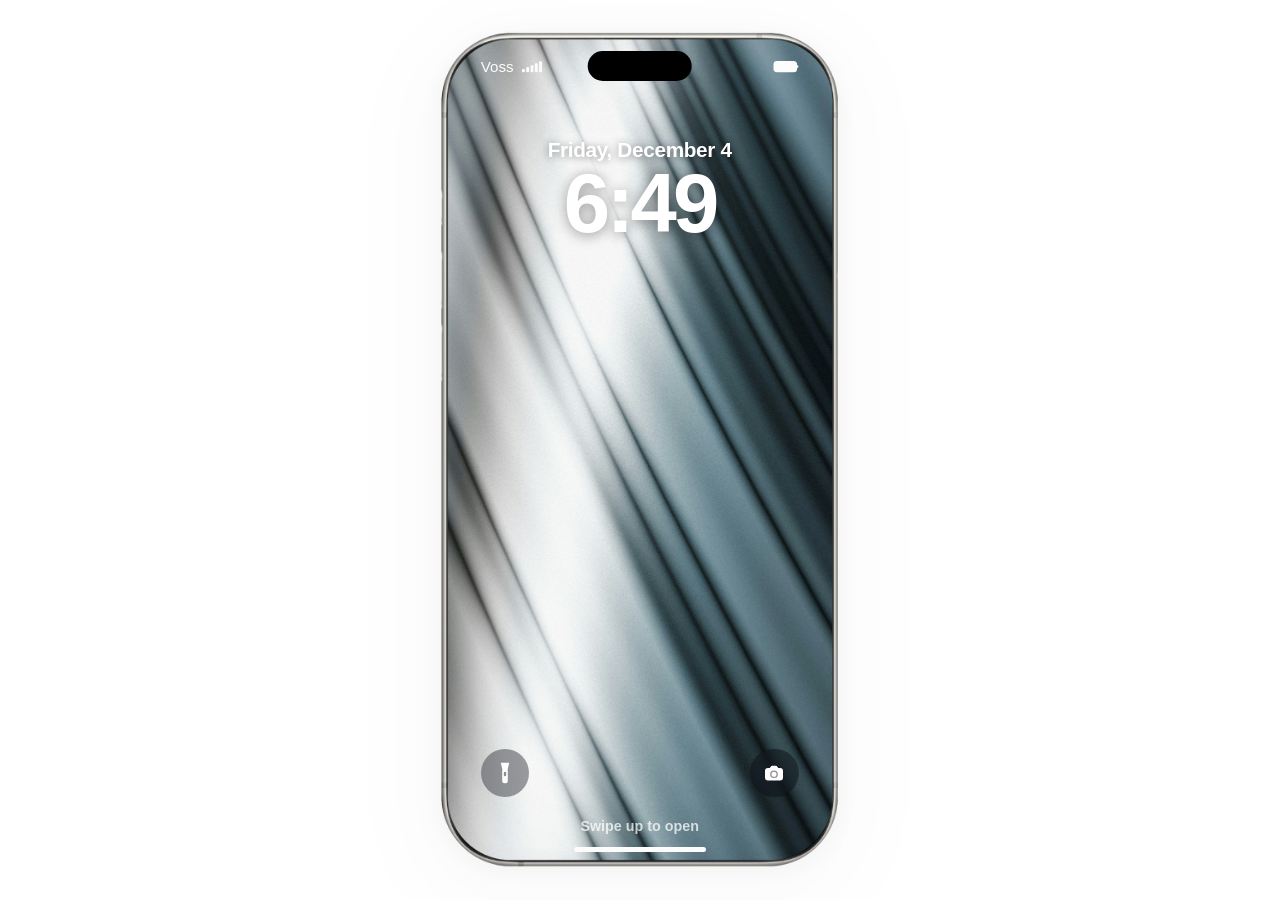
<file: index.html>
<!DOCTYPE html>
<html lang="en">
<head>
<meta charset="UTF-8">
<meta name="viewport" content="width=device-width, initial-scale=1.0, maximum-scale=1.0, user-scalable=no, viewport-fit=cover">
<title>Logan Voss</title>
<meta name="description" content="Logan Voss is an artist, designer, and musician in Los Angeles, California. View portfolio.">
<meta name="theme-color" content="#071400">
<meta name="theme-color" media="(prefers-color-scheme: light)" content="#071400">
<meta name="theme-color" media="(prefers-color-scheme: dark)" content="#071400">
<meta name="color-scheme" content="light only">
<meta name="supported-color-schemes" content="light">
<meta name="apple-mobile-web-app-capable" content="yes">
<meta name="mobile-web-app-capable" content="yes">
<meta name="apple-mobile-web-app-status-bar-style" content="default">
<meta name="apple-mobile-web-app-title" content="Logan Voss">
<meta property="og:title" content="Logan Voss">
<meta property="og:description" content="Logan Voss is an artist, designer, and musician in Los Angeles, California. View portfolio.">
<meta property="og:type" content="website">
<meta property="og:url" content="https://www.loganvoss.com">
<meta property="og:image" content="https://www.loganvoss.com/assets/og.jpg">
<meta property="og:image:width" content="1200">
<meta property="og:image:height" content="630">
<meta name="twitter:card" content="summary_large_image">
<meta name="twitter:title" content="Logan Voss">
<meta name="twitter:description" content="Logan Voss is an artist, designer, and musician in Los Angeles, California. View portfolio.">
<meta name="twitter:image" content="https://www.loganvoss.com/assets/og.jpg">
<link rel="icon" href="assets/favicon.png" type="image/png">
<link rel="apple-touch-icon" href="assets/favicon.png">
<link rel="preload" as="image" href="assets/wallpaper-hd.jpg?v=4">
<script>
  if ((matchMedia("(pointer: coarse)").matches && innerWidth < 1024) || innerWidth < 720) {
    document.documentElement.classList.add("mobile");
  }
</script>
<style>
  html { background-color: #071400; }
</style>
<link rel="stylesheet" href="styles.css?v=13">
</head>
<body>

<svg width="0" height="0" style="position:absolute" aria-hidden="true">
  <symbol id="i-apple" viewBox="0 0 24 24">
    <path d="M12.152 6.896c-.948 0-2.415-1.078-3.96-1.04-2.04.027-3.91 1.183-4.961 3.014-2.117 3.675-.546 9.103 1.519 12.09 1.013 1.454 2.208 3.09 3.792 3.039 1.52-.065 2.09-.987 3.935-.987 1.831 0 2.35.987 3.96.948 1.637-.026 2.676-1.48 3.676-2.948 1.156-1.688 1.636-3.325 1.662-3.415-.039-.013-3.182-1.221-3.22-4.857-.026-3.04 2.48-4.494 2.597-4.559-1.429-2.09-3.623-2.324-4.39-2.376-2-.156-3.675 1.09-4.61 1.09zM15.53 3.83c.843-1.012 1.4-2.427 1.245-3.83-1.207.052-2.662.805-3.532 1.818-.78.896-1.454 2.338-1.273 3.714 1.338.104 2.715-.688 3.559-1.701"/>
  </symbol>

  <symbol id="i-bars" viewBox="0 0 22 12">
    <rect x="0"    y="8.5"  width="3" height="3.5"  rx="1.1"/>
    <rect x="4.5"  y="6.5"  width="3" height="5.5"  rx="1.1"/>
    <rect x="9"    y="4.5"  width="3" height="7.5"  rx="1.1"/>
    <rect x="13.5" y="2.5"  width="3" height="9.5"  rx="1.1"/>
    <rect x="18"   y="0.5"  width="3" height="11.5" rx="1.1"/>
  </symbol>

  <symbol id="i-wifi" viewBox="0 0 18 13">
    <path d="M1.6 5.2a10.4 10.4 0 0 1 14.8 0" fill="none" stroke-width="1.9" stroke-linecap="round"/>
    <path d="M4.3 8a6.6 6.6 0 0 1 9.4 0" fill="none" stroke-width="1.9" stroke-linecap="round"/>
    <path d="M7 10.8a2.9 2.9 0 0 1 4 0" fill="none" stroke-width="1.9" stroke-linecap="round"/>
  </symbol>

  <symbol id="i-battery" viewBox="0 0 26 13">
    <path d="M4 .7h16.9a3.6 3.6 0 0 1 3.6 3.6v.9h.6c.5 0 .9.4.9.9v.8c0 .5-.4.9-.9.9h-.6v.9a3.6 3.6 0 0 1-3.6 3.6H4A3.5 3.5 0 0 1 .5 8.8V4.2A3.5 3.5 0 0 1 4 .7z"/>
  </symbol>

  <symbol id="i-camera" viewBox="0 0 60 60">
    <g fill="#fff">
      <path d="M21.5 20l2.6-3.4c.5-.6 1.2-1 2-1h7.8c.8 0 1.5.4 2 1L38.5 20H42a6 6 0 0 1 6 6v13a6 6 0 0 1-6 6H18a6 6 0 0 1-6-6V26a6 6 0 0 1 6-6z"/>
      <circle cx="30" cy="32.5" r="6.4" fill="none" stroke="#8e8e93" stroke-width="2.6"/>
    </g>
  </symbol>

  <symbol id="i-note" viewBox="0 0 60 60">
    <g fill="#fff">
      <rect x="23" y="16.5" width="3.1" height="22" rx="0.6"/>
      <rect x="41.5" y="12.5" width="3.1" height="22" rx="0.6"/>
      <path d="M23 16.8c7-1.2 14.5-2.6 21.6-4.6v6.4c-7.1 2-14.6 3.4-21.6 4.6z"/>
      <ellipse cx="20.2" cy="39.5" rx="5.4" ry="4.1" transform="rotate(-16 20.2 39.5)"/>
      <ellipse cx="38.7" cy="35.5" rx="5.4" ry="4.1" transform="rotate(-16 38.7 35.5)"/>
    </g>
  </symbol>

  <symbol id="i-pin" viewBox="0 0 24 24">
    <path d="M12 22s7.5-6.6 7.5-12A7.5 7.5 0 0 0 4.5 10c0 5.4 7.5 12 7.5 12z" fill="none" stroke-width="1.8"/>
    <circle cx="12" cy="10" r="2.6" fill="none" stroke-width="1.8"/>
  </symbol>

  <symbol id="i-torch" viewBox="0 0 60 60">
    <g fill="#fff">
      <path d="M21.5 9.5h17l-3 12.6c-.35 1.5-1.6 2.5-3.1 2.5H27.6c-1.5 0-2.75-1-3.1-2.5z"/>
      <rect x="24.4" y="21.5" width="11.2" height="29.1" rx="4.6"/>
      <rect x="27.6" y="27.6" width="4.8" height="9" rx="2.4" fill="#8e8e93"/>
    </g>
  </symbol>
</svg>

<div class="stage" id="stage">
  <div class="phone" id="phone">
    <div class="screen" id="screen">
      <div class="wallpaper" id="wallpaper"></div>

      <!-- HOME SCREEN -->
      <section class="home" id="home" aria-label="Home screen">
        <header class="statusbar">
          <div class="sb-left"><span class="sb-time" id="sbTime">11:11</span></div>
          <div class="sb-right">
            <svg class="sb-ic"><use href="#i-bars"/></svg>
            <svg class="sb-ic wifi"><use href="#i-wifi"/></svg>
            <svg class="sb-ic batt"><use href="#i-battery"/></svg>
          </div>
        </header>
        <div class="pages" id="pages">
          <div class="pages-track" id="pagesTrack"></div>
        </div>
        <div class="dots" id="dots"></div>
        <footer class="dock">
          <a class="app dock-app" href="tel:7148518455" aria-label="Call Logan">
            <span class="app-icon"><img src="assets/icons/dock_phone.png" alt="" draggable="false"></span>
            <span class="app-label">Phone</span>
          </a>
          <a class="app dock-app" href="imessage://714-851-8455" aria-label="Message Logan">
            <span class="app-icon"><img src="assets/icons/dock_messages.png" alt="" draggable="false"></span>
            <span class="app-label">Messages</span>
          </a>
          <a class="app dock-app" href="mailto:LoganVoss714@gmail.com" aria-label="Email Logan">
            <span class="app-icon"><img src="assets/icons/dock_mail.png" alt="" draggable="false"></span>
            <span class="app-label">Mail</span>
          </a>
          <a class="app dock-app" href="https://music.apple.com/us/artist/deltax/1620112963" target="_blank" rel="noopener" aria-label="DeltaX on Apple Music">
            <span class="app-icon"><img src="assets/icons/dock_music.png" alt="" draggable="false"></span>
            <span class="app-label">Music</span>
          </a>
        </footer>
        <div class="home-indicator"></div>
      </section>

      <!-- LOCK SCREEN -->
      <section class="lock" id="lock" aria-label="Lock screen">
        <header class="statusbar">
          <div class="sb-left carrier">
            <span class="carrier-name">Voss</span>
            <svg class="sb-ic"><use href="#i-bars"/></svg>
            <svg class="sb-ic wifi"><use href="#i-wifi"/></svg>
          </div>
          <div class="sb-right">
            <svg class="sb-ic batt"><use href="#i-battery"/></svg>
          </div>
        </header>
        <div class="lock-top">
          <div class="lock-date" id="lockDate">Wednesday, August 12</div>
          <div class="lock-time" id="lockTime">11:11</div>
        </div>
        <div class="notifications" id="notifications">
          <button class="notif" id="notifMsg">
            <span class="notif-icon"><img src="assets/icons/dock_messages.png" alt="" draggable="false"></span>
            <span class="notif-body">
              <span class="notif-top"><span class="notif-app">MESSAGES</span><span class="notif-when">now</span></span>
              <span class="notif-title">Logan Voss</span>
              <span class="notif-text">Hey, nice to see you. ;)</span>
            </span>
          </button>
        </div>
        <div class="lock-bottom">
          <button class="lock-round" id="lockTorch" aria-label="Flashlight"><svg viewBox="0 0 60 60"><use href="#i-torch"/></svg></button>
          <button class="lock-round" id="lockCamera" aria-label="Camera"><svg viewBox="0 0 60 60"><use href="#i-camera"/></svg></button>
        </div>
        <div class="swipe-zone">
          <div class="swipe-hint" id="swipeHint">Swipe up to open</div>
          <div class="home-indicator"></div>
        </div>
      </section>

      <!-- BOOT -->
      <section class="boot" id="boot" aria-label="Starting up">
        <svg class="boot-logo" viewBox="0 0 24 24"><use href="#i-apple"/></svg>
        <div class="boot-track"><div class="boot-fill" id="bootFill"></div></div>
      </section>

      <div class="flash-overlay" id="flashOverlay"></div>

      <!-- COMING SOON ALERT -->
      <div class="soon-alert" id="soonAlert" role="alertdialog" aria-modal="true" aria-label="Coming soon">
        <div class="soon-card">
          <div class="soon-title">Coming soon! :)</div>
          <button class="soon-ok" id="soonOk" type="button">OK</button>
        </div>
      </div>

      <div class="island" id="island"></div>
    </div>
    <img class="bezel" src="assets/bezel.png" alt="" draggable="false">
  </div>
</div>

<script src="app.js"></script>
</body>
</html>
</file>
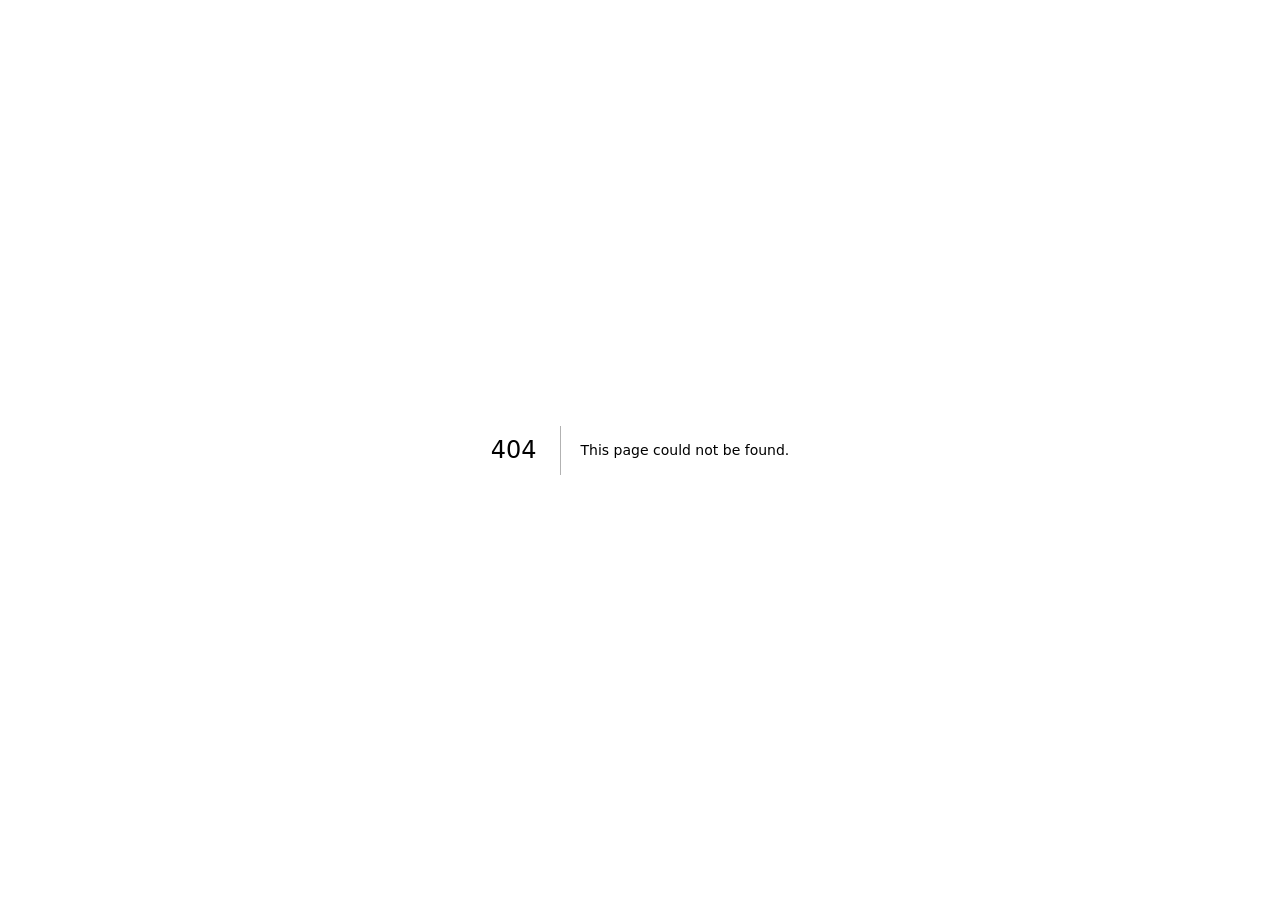
<file: 404/index.html>
<!DOCTYPE html><html lang="en" class="h-full bg-black"><head><meta charSet="utf-8"/><meta name="viewport" content="width=device-width, initial-scale=1"/><link rel="stylesheet" href="/_next/static/chunks/0kqk.xp-6g-oc.css" data-precedence="next"/><link rel="preload" as="script" fetchPriority="low" href="/_next/static/chunks/0ht900cau6_ur.js"/><script src="/_next/static/chunks/00l-yd3t8dvwz.js" async=""></script><script src="/_next/static/chunks/0n~dq4kpx9xxx.js" async=""></script><script src="/_next/static/chunks/turbopack-0kw2u~s23n7_4.js" async=""></script><script src="/_next/static/chunks/0dbhjjzl8qfwv.js" async=""></script><meta name="robots" content="noindex"/><meta name="next-size-adjust" content=""/><title>404: This page could not be found.</title><title>Logan Voss</title><meta name="description" content="Logan Voss"/><link rel="icon" href="/favicon.ico?favicon.0gg8ihp6~ni-t.ico" sizes="256x256" type="image/x-icon"/><script src="/_next/static/chunks/03~yq9q893hmn.js" noModule=""></script></head><body class="space_grotesk_14303fb3-module__F19nca__className m-0 min-h-dvh bg-black text-white antialiased"><div hidden=""><!--$--><!--/$--></div><div style="font-family:system-ui,&quot;Segoe UI&quot;,Roboto,Helvetica,Arial,sans-serif,&quot;Apple Color Emoji&quot;,&quot;Segoe UI Emoji&quot;;height:100vh;text-align:center;display:flex;flex-direction:column;align-items:center;justify-content:center"><div><style>body{color:#000;background:#fff;margin:0}.next-error-h1{border-right:1px solid rgba(0,0,0,.3)}@media (prefers-color-scheme:dark){body{color:#fff;background:#000}.next-error-h1{border-right:1px solid rgba(255,255,255,.3)}}</style><h1 class="next-error-h1" style="display:inline-block;margin:0 20px 0 0;padding:0 23px 0 0;font-size:24px;font-weight:500;vertical-align:top;line-height:49px">404</h1><div style="display:inline-block"><h2 style="font-size:14px;font-weight:400;line-height:49px;margin:0">This page could not be found.</h2></div></div></div><!--$--><!--/$--><script src="/_next/static/chunks/0ht900cau6_ur.js" id="_R_" async=""></script><script>(self.__next_f=self.__next_f||[]).push([0])</script><script>self.__next_f.push([1,"1:\"$Sreact.fragment\"\n2:I[39756,[\"/_next/static/chunks/0dbhjjzl8qfwv.js\"],\"default\"]\n3:I[37457,[\"/_next/static/chunks/0dbhjjzl8qfwv.js\"],\"default\"]\n4:I[97367,[\"/_next/static/chunks/0dbhjjzl8qfwv.js\"],\"OutletBoundary\"]\n5:\"$Sreact.suspense\"\n8:I[97367,[\"/_next/static/chunks/0dbhjjzl8qfwv.js\"],\"ViewportBoundary\"]\na:I[97367,[\"/_next/static/chunks/0dbhjjzl8qfwv.js\"],\"MetadataBoundary\"]\nc:I[68027,[\"/_next/static/chunks/0dbhjjzl8qfwv.js\"],\"default\",1]\n:HL[\"/_next/static/chunks/0kqk.xp-6g-oc.css\",\"style\"]\n"])</script><script>self.__next_f.push([1,"0:{\"P\":null,\"c\":[\"\",\"_not-found\",\"\"],\"q\":\"\",\"i\":false,\"f\":[[[\"\",{\"children\":[\"/_not-found\",{\"children\":[\"__PAGE__\",{}]}]},\"$undefined\",\"$undefined\",16],[[\"$\",\"$1\",\"c\",{\"children\":[[[\"$\",\"link\",\"0\",{\"rel\":\"stylesheet\",\"href\":\"/_next/static/chunks/0kqk.xp-6g-oc.css\",\"precedence\":\"next\",\"crossOrigin\":\"$undefined\",\"nonce\":\"$undefined\"}],[\"$\",\"script\",\"script-0\",{\"src\":\"/_next/static/chunks/0dbhjjzl8qfwv.js\",\"async\":true,\"nonce\":\"$undefined\"}]],[\"$\",\"html\",null,{\"lang\":\"en\",\"className\":\"h-full bg-black\",\"children\":[\"$\",\"body\",null,{\"className\":\"space_grotesk_14303fb3-module__F19nca__className m-0 min-h-dvh bg-black text-white antialiased\",\"children\":[\"$\",\"$L2\",null,{\"parallelRouterKey\":\"children\",\"error\":\"$undefined\",\"errorStyles\":\"$undefined\",\"errorScripts\":\"$undefined\",\"template\":[\"$\",\"$L3\",null,{}],\"templateStyles\":\"$undefined\",\"templateScripts\":\"$undefined\",\"notFound\":[[[\"$\",\"title\",null,{\"children\":\"404: This page could not be found.\"}],[\"$\",\"div\",null,{\"style\":{\"fontFamily\":\"system-ui,\\\"Segoe UI\\\",Roboto,Helvetica,Arial,sans-serif,\\\"Apple Color Emoji\\\",\\\"Segoe UI Emoji\\\"\",\"height\":\"100vh\",\"textAlign\":\"center\",\"display\":\"flex\",\"flexDirection\":\"column\",\"alignItems\":\"center\",\"justifyContent\":\"center\"},\"children\":[\"$\",\"div\",null,{\"children\":[[\"$\",\"style\",null,{\"dangerouslySetInnerHTML\":{\"__html\":\"body{color:#000;background:#fff;margin:0}.next-error-h1{border-right:1px solid rgba(0,0,0,.3)}@media (prefers-color-scheme:dark){body{color:#fff;background:#000}.next-error-h1{border-right:1px solid rgba(255,255,255,.3)}}\"}}],[\"$\",\"h1\",null,{\"className\":\"next-error-h1\",\"style\":{\"display\":\"inline-block\",\"margin\":\"0 20px 0 0\",\"padding\":\"0 23px 0 0\",\"fontSize\":24,\"fontWeight\":500,\"verticalAlign\":\"top\",\"lineHeight\":\"49px\"},\"children\":404}],[\"$\",\"div\",null,{\"style\":{\"display\":\"inline-block\"},\"children\":[\"$\",\"h2\",null,{\"style\":{\"fontSize\":14,\"fontWeight\":400,\"lineHeight\":\"49px\",\"margin\":0},\"children\":\"This page could not be found.\"}]}]]}]}]],[]],\"forbidden\":\"$undefined\",\"unauthorized\":\"$undefined\"}]}]}]]}],{\"children\":[[\"$\",\"$1\",\"c\",{\"children\":[null,[\"$\",\"$L2\",null,{\"parallelRouterKey\":\"children\",\"error\":\"$undefined\",\"errorStyles\":\"$undefined\",\"errorScripts\":\"$undefined\",\"template\":[\"$\",\"$L3\",null,{}],\"templateStyles\":\"$undefined\",\"templateScripts\":\"$undefined\",\"notFound\":\"$undefined\",\"forbidden\":\"$undefined\",\"unauthorized\":\"$undefined\"}]]}],{\"children\":[[\"$\",\"$1\",\"c\",{\"children\":[[[\"$\",\"title\",null,{\"children\":\"404: This page could not be found.\"}],[\"$\",\"div\",null,{\"style\":\"$0:f:0:1:0:props:children:1:props:children:props:children:props:notFound:0:1:props:style\",\"children\":[\"$\",\"div\",null,{\"children\":[[\"$\",\"style\",null,{\"dangerouslySetInnerHTML\":{\"__html\":\"body{color:#000;background:#fff;margin:0}.next-error-h1{border-right:1px solid rgba(0,0,0,.3)}@media (prefers-color-scheme:dark){body{color:#fff;background:#000}.next-error-h1{border-right:1px solid rgba(255,255,255,.3)}}\"}}],[\"$\",\"h1\",null,{\"className\":\"next-error-h1\",\"style\":\"$0:f:0:1:0:props:children:1:props:children:props:children:props:notFound:0:1:props:children:props:children:1:props:style\",\"children\":404}],[\"$\",\"div\",null,{\"style\":\"$0:f:0:1:0:props:children:1:props:children:props:children:props:notFound:0:1:props:children:props:children:2:props:style\",\"children\":[\"$\",\"h2\",null,{\"style\":\"$0:f:0:1:0:props:children:1:props:children:props:children:props:notFound:0:1:props:children:props:children:2:props:children:props:style\",\"children\":\"This page could not be found.\"}]}]]}]}]],null,[\"$\",\"$L4\",null,{\"children\":[\"$\",\"$5\",null,{\"name\":\"Next.MetadataOutlet\",\"children\":\"$@6\"}]}]]}],{},null,false,null]},null,false,\"$@7\"]},null,false,null],[\"$\",\"$1\",\"h\",{\"children\":[[\"$\",\"meta\",null,{\"name\":\"robots\",\"content\":\"noindex\"}],[\"$\",\"$L8\",null,{\"children\":\"$L9\"}],[\"$\",\"div\",null,{\"hidden\":true,\"children\":[\"$\",\"$La\",null,{\"children\":[\"$\",\"$5\",null,{\"name\":\"Next.Metadata\",\"children\":\"$Lb\"}]}]}],[\"$\",\"meta\",null,{\"name\":\"next-size-adjust\",\"content\":\"\"}]]}],false]],\"m\":\"$undefined\",\"G\":[\"$c\",[[\"$\",\"link\",\"0\",{\"rel\":\"stylesheet\",\"href\":\"/_next/static/chunks/0kqk.xp-6g-oc.css\",\"precedence\":\"next\",\"crossOrigin\":\"$undefined\",\"nonce\":\"$undefined\"}]]],\"S\":true,\"h\":null,\"s\":\"$undefined\",\"l\":\"$undefined\",\"p\":\"$undefined\",\"d\":\"$undefined\",\"b\":\"BMxPdHgzTW7TrAHElF2if\"}\n"])</script><script>self.__next_f.push([1,"d:[]\n7:\"$Wd\"\n"])</script><script>self.__next_f.push([1,"9:[[\"$\",\"meta\",\"0\",{\"charSet\":\"utf-8\"}],[\"$\",\"meta\",\"1\",{\"name\":\"viewport\",\"content\":\"width=device-width, initial-scale=1\"}]]\n"])</script><script>self.__next_f.push([1,"e:I[27201,[\"/_next/static/chunks/0dbhjjzl8qfwv.js\"],\"IconMark\"]\n6:null\nb:[[\"$\",\"title\",\"0\",{\"children\":\"Logan Voss\"}],[\"$\",\"meta\",\"1\",{\"name\":\"description\",\"content\":\"Logan Voss\"}],[\"$\",\"link\",\"2\",{\"rel\":\"icon\",\"href\":\"/favicon.ico?favicon.0gg8ihp6~ni-t.ico\",\"sizes\":\"256x256\",\"type\":\"image/x-icon\"}],[\"$\",\"$Le\",\"3\",{}]]\n"])</script></body></html>
</file>
<file: styles.css>
/* ————————————————————————————————
   Logan Voss — iPhone Portfolio
———————————————————————————————— */
* { margin: 0; padding: 0; box-sizing: border-box; -webkit-tap-highlight-color: transparent; }

:root {
  --ink: #1c1c1e;
  --ink-soft: rgba(28,28,30,.62);
  --red: #FA2D48;
  --spring: cubic-bezier(.34,1.45,.5,1);
  --ease-out: cubic-bezier(.22,.9,.3,1);
}

html, body { height: 100%; }

body {
  font-family: -apple-system, BlinkMacSystemFont, "SF Pro Text", "Segoe UI", Roboto, Helvetica, Arial, sans-serif;
  background: #ffffff;
  overflow: hidden;
  -webkit-user-select: none;
  user-select: none;
  -webkit-touch-callout: none;
  color: var(--ink);
}

.stage {
  min-height: 100vh;
  min-height: 100dvh;
  display: grid;
  place-items: center;
  background: #ffffff;
}

/* ————— Phone + bezel (desktop) ————— */
.phone {
  position: relative;
  aspect-ratio: 501 / 1024;
  height: min(94vh, 140vw);
  height: min(94dvh, 140vw);
}

.bezel {
  position: absolute;
  inset: 0;
  width: 100%;
  height: 100%;
  z-index: 10;
  pointer-events: none;
  filter:
    drop-shadow(0 2.2vh 4.5vh rgba(25,15,60,.20))
    drop-shadow(0 .5vh 1.2vh rgba(25,15,60,.10));
}

.screen {
  position: absolute;
  left: 3.19%;
  top: 1.27%;
  width: 93.61%;
  height: 97.36%;
  z-index: 1;
  overflow: hidden;
  background: #071400;
  container-type: size;
  border-radius: 16.4% / 7.7%;
}

/* ————— Mobile: no phone frame; normal cover wallpaper ————— */
html.mobile,
html.mobile body {
  height: 100%;
  min-height: 100%;
  overflow: visible;
  background-color: #071400;
  background-image: url("assets/wallpaper-hd.jpg?v=4");
  background-position: center;
  background-size: cover;
  background-repeat: no-repeat;
}

html.mobile .bezel,
html.mobile .island { display: none; }

html.mobile .stage {
  display: block;
  position: fixed;
  inset: 0;
  width: 100%;
  height: 100%;
  min-height: 0;
  background: transparent;
  overflow: visible;
}

html.mobile .phone {
  position: absolute;
  inset: 0;
  width: 100%;
  height: 100%;
  aspect-ratio: unset;
  background: transparent;
  overflow: visible;
  filter: none;
}

html.mobile .screen {
  position: absolute;
  inset: 0;
  left: 0;
  top: 0;
  width: 100%;
  height: 100%;
  border-radius: 0;
  background: transparent;
  overflow: hidden;
}

html.mobile .wallpaper {
  display: block;
  position: absolute;
  inset: 0;
  background: url("assets/wallpaper-hd.jpg?v=4") center / cover no-repeat;
}

/* ————— Wallpaper (desktop, inside the bezel) ————— */
.wallpaper {
  position: absolute;
  inset: 0;
  background: url("assets/wallpaper-hd.jpg?v=4") center / cover no-repeat #071400;
}

/* ————— Dynamic Island ————— */
.island {
  position: absolute;
  top: 1.6cqh;
  left: 50%;
  transform: translateX(-50%);
  width: 27cqw;
  height: 3.6cqh;
  background: #000;
  border-radius: 10cqw;
  z-index: 40;
  pointer-events: none;
}

/* ————— Status bar ————— */
.statusbar {
  height: 6.9cqh;
  display: flex;
  align-items: center;
  justify-content: space-between;
  padding: 0 9cqw 0 9cqw;
  position: relative;
  z-index: 5;
  flex: none;
}
.sb-left, .sb-right { display: flex; align-items: center; gap: 2.2cqw; }
.sb-time { font-size: 4.1cqw; font-weight: 600; letter-spacing: .02em; }
.carrier-name { font-size: 3.9cqw; font-weight: 500; }
.statusbar { color: #fff; }
.sb-ic { width: 5.4cqw; height: 3.4cqw; fill: #fff; }
.sb-ic.wifi { width: 4.6cqw; }
.sb-ic.batt { width: 6.6cqw; }
.sb-ic [stroke-width] { stroke: #fff; }
.sb-ic path[stroke-width], .sb-ic rect[stroke-width] { stroke: #fff; }

/* ————— Boot ————— */
.boot {
  position: absolute;
  inset: 0;
  background: #000;
  z-index: 60;
  display: grid;
  place-items: center;
  opacity: 1;
  transition: opacity .55s ease;
}
.boot.done { opacity: 0; pointer-events: none; }
.boot-logo {
  width: 21cqw;
  height: 21cqw;
  fill: #fff;
  opacity: 0;
  animation: logoIn .8s ease .15s forwards;
}
@keyframes logoIn {
  from { opacity: 0; transform: scale(.96); }
  to   { opacity: 1; transform: scale(1); }
}
.boot-track {
  position: absolute;
  top: 63cqh;
  left: 50%;
  transform: translateX(-50%);
  width: 33cqw;
  height: .55cqh;
  min-height: 3px;
  border-radius: 1cqw;
  background: rgba(255,255,255,.22);
  overflow: hidden;
  opacity: 0;
  animation: trackIn .4s ease .7s forwards;
}
@keyframes trackIn { to { opacity: 1; } }
.boot-fill {
  width: 0%;
  height: 100%;
  border-radius: inherit;
  background: #fff;
  animation: fillBoot 2.25s cubic-bezier(.45,.08,.35,1) .78s forwards;
}
@keyframes fillBoot {
  0%   { width: 0%; }
  42%  { width: 57%; }
  100% { width: 100%; }
}

/* ————— Lock screen ————— */
.lock {
  position: absolute;
  inset: 0;
  z-index: 20;
  display: flex;
  flex-direction: column;
  touch-action: none;
  transition: transform .55s cubic-bezier(.3,.8,.3,1), opacity .5s ease, filter .55s ease;
  will-change: transform;
}
.lock.away {
  transform: translateY(-106%) scale(.985);
  opacity: 0;
  filter: blur(10px);
  pointer-events: none;
}
.lock.hidden { display: none; }
.lock.dragging { transition: none; }

.lock-top { text-align: center; margin-top: 5.2cqh; }
.lock-date {
  font-size: 5.35cqw;
  font-weight: 650;
  color: #fff;
  letter-spacing: -.015em;
  text-shadow: 0 1px 8px rgba(0,0,0,.45);
  opacity: 0;
  transform: translateY(-12px);
  transition: opacity .7s ease .1s, transform .7s var(--ease-out) .1s;
}
.lock-time {
  font-size: 21.5cqw;
  font-weight: 720;
  color: #fff;
  letter-spacing: -.045em;
  line-height: 1;
  text-shadow: 0 2px 14px rgba(0,0,0,.4);
  font-variant-numeric: tabular-nums;
  opacity: 0;
  transform: translateY(-14px);
  transition: opacity .8s ease .22s, transform .8s var(--ease-out) .22s;
}
.lock.show .lock-date, .lock.show .lock-time { opacity: 1; transform: none; }

/* notifications */
.notifications {
  margin-top: 4.5cqh;
  padding: 0 3.6cqw;
  display: flex;
  flex-direction: column;
  gap: 2cqh;
}
.notif {
  display: flex;
  align-items: center;
  gap: 3.2cqw;
  width: 100%;
  text-align: left;
  border: 0;
  cursor: pointer;
  padding: 3cqw 3.6cqw;
  border-radius: 5.2cqw;
  background: rgba(255,255,255,.52);
  -webkit-backdrop-filter: blur(22px) saturate(1.7);
  backdrop-filter: blur(22px) saturate(1.7);
  box-shadow: 0 1.2cqh 3cqh rgba(40,30,90,.14);
  color: var(--ink);
  font: inherit;
  opacity: 0;
  transform: translateY(-26px) scale(.94);
  filter: blur(8px);
}
.notif.in {
  opacity: 1;
  transform: none;
  filter: blur(0);
  transition: opacity .55s ease, transform .65s var(--spring), filter .55s ease;
}
.notif:active { transform: scale(.97); }
.notif.in:active { transform: scale(.97); transition: transform .15s ease; }
.notif-icon { width: 9.5cqw; height: 9.5cqw; flex: none; border-radius: 22.5%; overflow: hidden; display: block; }
.notif-icon svg, .notif-icon img { width: 100%; height: 100%; display: block; }
.notif-body { display: flex; flex-direction: column; min-width: 0; flex: 1; }
.notif-top { display: flex; justify-content: space-between; align-items: baseline; }
.notif-app { font-size: 3.1cqw; font-weight: 500; letter-spacing: .04em; color: var(--ink-soft); }
.notif-when { font-size: 3.1cqw; color: var(--ink-soft); }
.notif-title { font-size: 3.9cqw; font-weight: 700; margin-top: .2cqh; }
.notif-text { font-size: 3.9cqw; font-weight: 400; color: var(--ink); white-space: nowrap; overflow: hidden; text-overflow: ellipsis; }

/* lock bottom buttons */
.lock-bottom {
  margin-top: auto;
  display: flex;
  justify-content: space-between;
  padding: 0 9cqw;
}
.lock-round {
  width: 12.5cqw;
  height: 12.5cqw;
  border-radius: 50%;
  border: 0;
  cursor: pointer;
  background: rgba(10,10,20,.38);
  -webkit-backdrop-filter: blur(18px);
  backdrop-filter: blur(18px);
  display: grid;
  place-items: center;
  transition: transform .18s var(--spring), background .25s ease;
}
.lock-round svg { width: 62%; height: 62%; }
.lock-round:active { transform: scale(.88); }
.lock-round.on { background: rgba(255,255,255,.92); }
.lock-round.on svg use { filter: brightness(0); }

/* flashlight beam overlay */
.flash-overlay {
  position: absolute;
  inset: 0;
  z-index: 35;
  background: #fff;
  opacity: 0;
  pointer-events: none;
  transition: opacity .3s ease;
}
.flash-overlay.on { opacity: .96; }

/* ————— Coming-soon alert (iOS-style) ————— */
.soon-alert {
  position: absolute;
  inset: 0;
  z-index: 50;
  display: grid;
  place-items: center;
  background: rgba(24,24,46,.18);
  opacity: 0;
  pointer-events: none;
  transition: opacity .2s ease;
}
.soon-alert.show { opacity: 1; pointer-events: auto; }
.soon-card {
  width: 67cqw;
  border-radius: 5.6cqw;
  background: rgba(255,255,255,.68);
  -webkit-backdrop-filter: blur(28px) saturate(1.8);
  backdrop-filter: blur(28px) saturate(1.8);
  box-shadow: 0 2.4cqh 6cqh rgba(20,12,60,.28);
  overflow: hidden;
  text-align: center;
  transform: scale(1.18);
  transition: transform .3s var(--spring);
}
.soon-alert.show .soon-card { transform: scale(1); }
.soon-title {
  padding: 4.6cqh 6cqw 4.2cqh;
  font-size: 4.2cqw;
  font-weight: 600;
  letter-spacing: -.01em;
  color: var(--ink);
}
.soon-ok {
  display: block;
  width: 100%;
  border: 0;
  border-top: 1px solid rgba(60,60,67,.18);
  background: transparent;
  padding: 2.7cqh 0;
  font: inherit;
  font-size: 4.2cqw;
  font-weight: 600;
  color: #007aff;
  cursor: pointer;
}
.soon-ok:active { background: rgba(60,60,67,.1); }

.swipe-zone { text-align: center; padding-bottom: 1.2cqh; margin-top: 2.5cqh; }
.swipe-hint {
  font-size: 3.7cqw;
  font-weight: 600;
  color: #fff;
  opacity: .75;
  margin-bottom: 1.6cqh;
  animation: hintPulse 2.6s ease-in-out infinite;
}
@keyframes hintPulse { 0%,100% { opacity: .45; } 50% { opacity: .85; } }

.home-indicator {
  width: 34cqw;
  height: .62cqh;
  min-height: 3px;
  border-radius: 1cqw;
  background: #fff;
  margin: 0 auto;
}

/* ————— Home screen ————— */
.home {
  position: absolute;
  inset: 0;
  z-index: 10;
  display: flex;
  flex-direction: column;
  visibility: hidden;
}
.home.unlocked { visibility: visible; }

.pages { flex: 1; overflow: hidden; touch-action: none; }
.pages-track {
  display: flex;
  height: 100%;
  transition: transform .5s cubic-bezier(.32,.72,.33,1);
  will-change: transform;
}
.pages-track.dragging { transition: none; }

.page {
  flex: 0 0 100%;
  width: 100%;
  display: grid;
  grid-template-columns: repeat(4, 15.3cqw);
  grid-auto-rows: 10.9cqh;
  grid-auto-flow: dense;
  column-gap: 8.46cqw;
  row-gap: 1.7cqh;
  justify-content: center;
  align-content: start;
  padding-top: 1.2cqh;
}

/* app icons */
.app {
  display: flex;
  flex-direction: column;
  align-items: center;
  text-decoration: none;
  color: var(--ink);
  cursor: pointer;
  min-width: 0;
}
.app-icon {
  width: 15.3cqw;
  height: 15.3cqw;
  border-radius: 23%;
  overflow: hidden;
  display: block;
  box-shadow: 0 .9cqh 2.2cqh rgba(35,25,80,.13);
  transition: transform .18s var(--spring), filter .18s ease;
  will-change: transform;
}
.app-icon img, .app-icon svg { width: 100%; height: 100%; display: block; }
.app:active .app-icon { transform: scale(.84); filter: brightness(.82); }
.app-label {
  margin-top: .9cqh;
  font-size: 3.05cqw;
  font-weight: 500;
  line-height: 1.15;
  max-width: 19cqw;
  white-space: nowrap;
  overflow: hidden;
  text-overflow: ellipsis;
  color: #fff;
  text-shadow: 0 1px 4px rgba(0,0,0,.55);
}

/* entrance animation */
.home .app, .home .widget, .home .dock, .home .statusbar, .home .dots {
  opacity: 0;
}
.home.unlocked .statusbar { opacity: 1; transition: opacity .5s ease .25s; }
.home.unlocked .dots { opacity: 1; transition: opacity .5s ease .55s; }
.home.unlocked .dock {
  opacity: 1;
  transform: none;
  transition: opacity .55s ease .3s, transform .65s var(--spring) .3s;
}
.home .dock { transform: translateY(130%); }
.home.unlocked .app, .home.unlocked .widget {
  opacity: 1;
  transform: none;
  transition:
    opacity .5s ease var(--d, 0s),
    transform .62s var(--spring) var(--d, 0s);
}
.home .app, .home .widget { transform: scale(.3) translateY(26%); }

/* widgets */
.widget {
  border-radius: 5.4cqw;
  overflow: hidden;
  cursor: pointer;
  border: 0;
  text-align: left;
  font: inherit;
  color: var(--ink);
  box-shadow: 0 .9cqh 2.2cqh rgba(35,25,80,.13);
  transition: transform .18s var(--spring), filter .18s ease;
  display: block;
  text-decoration: none;
}
.widget:active { transform: scale(.95); filter: brightness(.94); }
.widget.w2 { grid-column: span 2; grid-row: span 2; }

/* square album-art music widget (page 1) */
.wg-music {
  position: relative;
  align-self: start;
  aspect-ratio: 1;
  height: auto;
  background: #5f8f9e;
  color: #fff;
  padding: 0;
}
.wg-m-cover {
  position: absolute;
  inset: 0;
  width: 100%;
  height: 100%;
  object-fit: cover;
}
.wg-m-shade {
  position: absolute;
  inset: 0;
  background: linear-gradient(to bottom, rgba(7,20,38,.4) 0%, rgba(10,24,42,.03) 35%, rgba(7,20,38,.76) 100%);
}
.wg-m-copy {
  position: absolute;
  left: 3.4cqw;
  right: 3.4cqw;
  bottom: 2.6cqw;
  display: flex;
  flex-direction: column;
  text-shadow: 0 1px 5px rgba(0,0,0,.42);
}
.wg-music .wg-m-label {
  position: absolute;
  top: 2.6cqw;
  left: 3.4cqw;
  right: 3.4cqw;
  font-size: 2.45cqw;
  font-weight: 650;
  letter-spacing: .07em;
  opacity: .88;
  text-transform: uppercase;
  text-shadow: 0 1px 5px rgba(0,0,0,.42);
}
.wg-music .wg-m-name { font-size: 4.25cqw; font-weight: 750; line-height: 1.08; margin-top: .3cqh; }
.wg-music .wg-m-sub { font-size: 2.9cqw; font-weight: 550; opacity: .9; margin-top: .15cqh; }

/* page dots */
.dots {
  flex: none;
  display: flex;
  justify-content: center;
  gap: 2.4cqw;
  padding: 1cqh 0 1.4cqh;
}
.dot {
  width: 1.9cqw;
  height: 1.9cqw;
  border-radius: 50%;
  background: rgba(255,255,255,.38);
  border: 0;
  cursor: pointer;
  padding: 0;
  transition: background .3s ease, transform .3s ease;
}
.dot.active { background: #fff; transform: scale(1.12); }

/* dock */
.dock {
  flex: none;
  margin: 0 3.6cqw 1.4cqh;
  padding: 1.5cqh 2cqw 1.3cqh;
  border-radius: 6.8cqw;
  background: rgba(255,255,255,.30);
  -webkit-backdrop-filter: blur(26px) saturate(1.8);
  backdrop-filter: blur(26px) saturate(1.8);
  display: flex;
  align-items: center;
  justify-content: space-evenly;
  box-shadow: 0 .9cqh 2.6cqh rgba(10,8,30,.18);
}
.dock .app-icon { box-shadow: none; width: 14.2cqw; height: 14.2cqw; }
.dock .app-label { font-size: 2.85cqw; margin-top: .5cqh; }
.home > .home-indicator { margin-bottom: 1.1cqh; flex: none; }

/* ————— Mobile tweaks ————— */
html.mobile .statusbar { display: none; }
html.mobile .home {
  padding-top: env(safe-area-inset-top, 0px);
  padding-bottom: env(safe-area-inset-bottom, 0px);
}
html.mobile .lock { padding-top: calc(env(safe-area-inset-top, 0px) + 1.5cqh); }
html.mobile .lock-top { margin-top: 4.5cqh; }
html.mobile .home > .home-indicator,
html.mobile .swipe-zone .home-indicator { display: none; }
html.mobile .swipe-zone { padding-bottom: calc(1cqh + env(safe-area-inset-bottom, 0px)); }

/* desktop cursor */
body:not(.mobile) .app:hover .app-icon { transform: scale(1.04); }
body:not(.mobile) .app:active .app-icon { transform: scale(.84); }

/* reduced motion */
@media (prefers-reduced-motion: reduce) {
  *, *::before, *::after { animation-duration: .01ms !important; transition-duration: .15s !important; }
}
</file>
<file: _next/static/chunks/0kqk.xp-6g-oc.css>
@font-face{font-family:Space Grotesk;font-style:normal;font-weight:400;font-display:swap;src:url(../media/32687112bd2dd8db-s.0gspg~~t9nou8.woff2)format("woff2");unicode-range:U+102-103,U+110-111,U+128-129,U+168-169,U+1A0-1A1,U+1AF-1B0,U+300-301,U+303-304,U+308-309,U+323,U+329,U+1EA0-1EF9,U+20AB}@font-face{font-family:Space Grotesk;font-style:normal;font-weight:400;font-display:swap;src:url(../media/28868e710e86be81-s.0rx81dn62y51_.woff2)format("woff2");unicode-range:U+100-2BA,U+2BD-2C5,U+2C7-2CC,U+2CE-2D7,U+2DD-2FF,U+304,U+308,U+329,U+1D00-1DBF,U+1E00-1E9F,U+1EF2-1EFF,U+2020,U+20A0-20AB,U+20AD-20C0,U+2113,U+2C60-2C7F,U+A720-A7FF}@font-face{font-family:Space Grotesk;font-style:normal;font-weight:400;font-display:swap;src:url(../media/0c89a48fa5027cee-s.p.0rd3rjvnnhw7n.woff2)format("woff2");unicode-range:U+??,U+131,U+152-153,U+2BB-2BC,U+2C6,U+2DA,U+2DC,U+304,U+308,U+329,U+2000-206F,U+20AC,U+2122,U+2191,U+2193,U+2212,U+2215,U+FEFF,U+FFFD}@font-face{font-family:Space Grotesk;font-style:normal;font-weight:500;font-display:swap;src:url(../media/32687112bd2dd8db-s.0gspg~~t9nou8.woff2)format("woff2");unicode-range:U+102-103,U+110-111,U+128-129,U+168-169,U+1A0-1A1,U+1AF-1B0,U+300-301,U+303-304,U+308-309,U+323,U+329,U+1EA0-1EF9,U+20AB}@font-face{font-family:Space Grotesk;font-style:normal;font-weight:500;font-display:swap;src:url(../media/28868e710e86be81-s.0rx81dn62y51_.woff2)format("woff2");unicode-range:U+100-2BA,U+2BD-2C5,U+2C7-2CC,U+2CE-2D7,U+2DD-2FF,U+304,U+308,U+329,U+1D00-1DBF,U+1E00-1E9F,U+1EF2-1EFF,U+2020,U+20A0-20AB,U+20AD-20C0,U+2113,U+2C60-2C7F,U+A720-A7FF}@font-face{font-family:Space Grotesk;font-style:normal;font-weight:500;font-display:swap;src:url(../media/0c89a48fa5027cee-s.p.0rd3rjvnnhw7n.woff2)format("woff2");unicode-range:U+??,U+131,U+152-153,U+2BB-2BC,U+2C6,U+2DA,U+2DC,U+304,U+308,U+329,U+2000-206F,U+20AC,U+2122,U+2191,U+2193,U+2212,U+2215,U+FEFF,U+FFFD}@font-face{font-family:Space Grotesk;font-style:normal;font-weight:600;font-display:swap;src:url(../media/32687112bd2dd8db-s.0gspg~~t9nou8.woff2)format("woff2");unicode-range:U+102-103,U+110-111,U+128-129,U+168-169,U+1A0-1A1,U+1AF-1B0,U+300-301,U+303-304,U+308-309,U+323,U+329,U+1EA0-1EF9,U+20AB}@font-face{font-family:Space Grotesk;font-style:normal;font-weight:600;font-display:swap;src:url(../media/28868e710e86be81-s.0rx81dn62y51_.woff2)format("woff2");unicode-range:U+100-2BA,U+2BD-2C5,U+2C7-2CC,U+2CE-2D7,U+2DD-2FF,U+304,U+308,U+329,U+1D00-1DBF,U+1E00-1E9F,U+1EF2-1EFF,U+2020,U+20A0-20AB,U+20AD-20C0,U+2113,U+2C60-2C7F,U+A720-A7FF}@font-face{font-family:Space Grotesk;font-style:normal;font-weight:600;font-display:swap;src:url(../media/0c89a48fa5027cee-s.p.0rd3rjvnnhw7n.woff2)format("woff2");unicode-range:U+??,U+131,U+152-153,U+2BB-2BC,U+2C6,U+2DA,U+2DC,U+304,U+308,U+329,U+2000-206F,U+20AC,U+2122,U+2191,U+2193,U+2212,U+2215,U+FEFF,U+FFFD}@font-face{font-family:Space Grotesk;font-style:normal;font-weight:700;font-display:swap;src:url(../media/32687112bd2dd8db-s.0gspg~~t9nou8.woff2)format("woff2");unicode-range:U+102-103,U+110-111,U+128-129,U+168-169,U+1A0-1A1,U+1AF-1B0,U+300-301,U+303-304,U+308-309,U+323,U+329,U+1EA0-1EF9,U+20AB}@font-face{font-family:Space Grotesk;font-style:normal;font-weight:700;font-display:swap;src:url(../media/28868e710e86be81-s.0rx81dn62y51_.woff2)format("woff2");unicode-range:U+100-2BA,U+2BD-2C5,U+2C7-2CC,U+2CE-2D7,U+2DD-2FF,U+304,U+308,U+329,U+1D00-1DBF,U+1E00-1E9F,U+1EF2-1EFF,U+2020,U+20A0-20AB,U+20AD-20C0,U+2113,U+2C60-2C7F,U+A720-A7FF}@font-face{font-family:Space Grotesk;font-style:normal;font-weight:700;font-display:swap;src:url(../media/0c89a48fa5027cee-s.p.0rd3rjvnnhw7n.woff2)format("woff2");unicode-range:U+??,U+131,U+152-153,U+2BB-2BC,U+2C6,U+2DA,U+2DC,U+304,U+308,U+329,U+2000-206F,U+20AC,U+2122,U+2191,U+2193,U+2212,U+2215,U+FEFF,U+FFFD}@font-face{font-family:Space Grotesk Fallback;src:local(Arial);ascent-override:89.71%;descent-override:26.62%;line-gap-override:0.0%;size-adjust:109.69%}.space_grotesk_14303fb3-module__F19nca__className{font-family:Space Grotesk,Space Grotesk Fallback;font-style:normal}
@layer theme{:root,:host{--font-sans:ui-sans-serif, system-ui, sans-serif, "Apple Color Emoji", "Segoe UI Emoji", "Segoe UI Symbol", "Noto Color Emoji";--font-mono:ui-monospace, SFMono-Regular, Menlo, Monaco, Consolas, "Liberation Mono", "Courier New", monospace;--color-black:#000;--color-white:#fff;--spacing:.25rem;--default-font-family:var(--font-sans);--default-mono-font-family:var(--font-mono)}}@layer base{*,:after,:before,::backdrop{box-sizing:border-box;border:0 solid;margin:0;padding:0}::file-selector-button{box-sizing:border-box;border:0 solid;margin:0;padding:0}html,:host{-webkit-text-size-adjust:100%;tab-size:4;line-height:1.5;font-family:var(--default-font-family,ui-sans-serif, system-ui, sans-serif, "Apple Color Emoji", "Segoe UI Emoji", "Segoe UI Symbol", "Noto Color Emoji");font-feature-settings:var(--default-font-feature-settings,normal);font-variation-settings:var(--default-font-variation-settings,normal);-webkit-tap-highlight-color:transparent}hr{height:0;color:inherit;border-top-width:1px}abbr:where([title]){-webkit-text-decoration:underline dotted;text-decoration:underline dotted}h1,h2,h3,h4,h5,h6{font-size:inherit;font-weight:inherit}a{color:inherit;-webkit-text-decoration:inherit;-webkit-text-decoration:inherit;-webkit-text-decoration:inherit;-webkit-text-decoration:inherit;text-decoration:inherit}b,strong{font-weight:bolder}code,kbd,samp,pre{font-family:var(--default-mono-font-family,ui-monospace, SFMono-Regular, Menlo, Monaco, Consolas, "Liberation Mono", "Courier New", monospace);font-feature-settings:var(--default-mono-font-feature-settings,normal);font-variation-settings:var(--default-mono-font-variation-settings,normal);font-size:1em}small{font-size:80%}sub,sup{vertical-align:baseline;font-size:75%;line-height:0;position:relative}sub{bottom:-.25em}sup{top:-.5em}table{text-indent:0;border-color:inherit;border-collapse:collapse}:-moz-focusring{outline:auto}progress{vertical-align:baseline}summary{display:list-item}ol,ul,menu{list-style:none}img,svg,video,canvas,audio,iframe,embed,object{vertical-align:middle;display:block}img,video{max-width:100%;height:auto}button,input,select,optgroup,textarea{font:inherit;font-feature-settings:inherit;font-variation-settings:inherit;letter-spacing:inherit;color:inherit;opacity:1;background-color:#0000;border-radius:0}::file-selector-button{font:inherit;font-feature-settings:inherit;font-variation-settings:inherit;letter-spacing:inherit;color:inherit;opacity:1;background-color:#0000;border-radius:0}:where(select:is([multiple],[size])) optgroup{font-weight:bolder}:where(select:is([multiple],[size])) optgroup option{padding-inline-start:20px}::file-selector-button{margin-inline-end:4px}::placeholder{opacity:1}@supports (not ((-webkit-appearance:-apple-pay-button))) or (contain-intrinsic-size:1px){::placeholder{color:currentColor}@supports (color:color-mix(in lab, red, red)){::placeholder{color:color-mix(in oklab, currentcolor 50%, transparent)}}}textarea{resize:vertical}::-webkit-search-decoration{-webkit-appearance:none}::-webkit-date-and-time-value{min-height:1lh;text-align:inherit}::-webkit-datetime-edit{display:inline-flex}::-webkit-datetime-edit-fields-wrapper{padding:0}::-webkit-datetime-edit{padding-block:0}::-webkit-datetime-edit-year-field{padding-block:0}::-webkit-datetime-edit-month-field{padding-block:0}::-webkit-datetime-edit-day-field{padding-block:0}::-webkit-datetime-edit-hour-field{padding-block:0}::-webkit-datetime-edit-minute-field{padding-block:0}::-webkit-datetime-edit-second-field{padding-block:0}::-webkit-datetime-edit-millisecond-field{padding-block:0}::-webkit-datetime-edit-meridiem-field{padding-block:0}::-webkit-calendar-picker-indicator{line-height:1}:-moz-ui-invalid{box-shadow:none}button,input:where([type=button],[type=reset],[type=submit]){appearance:button}::file-selector-button{appearance:button}::-webkit-inner-spin-button{height:auto}::-webkit-outer-spin-button{height:auto}[hidden]:where(:not([hidden=until-found])){display:none!important}}@layer components;@layer utilities{.absolute{position:absolute}.fixed{position:fixed}.static{position:static}.inset-0{inset:calc(var(--spacing) * 0)}.start{inset-inline-start:var(--spacing)}.m-0{margin:calc(var(--spacing) * 0)}.contents{display:contents}.flex{display:flex}.h-full{height:100%}.min-h-dvh{min-height:100dvh}.w-full{width:100%}.resize{resize:both}.items-center{align-items:center}.justify-center{justify-content:center}.overflow-hidden{overflow:hidden}.bg-black{background-color:var(--color-black)}.text-white{color:var(--color-white)}.antialiased{-webkit-font-smoothing:antialiased;-moz-osx-font-smoothing:grayscale}}html,body{color:#fff;background:#000;width:100%;min-height:100%;margin:0;padding:0;overflow:hidden}html{--lightningcss-light: ;--lightningcss-dark:initial;color-scheme:dark;height:100%}body{min-height:100dvh}canvas{z-index:1;pointer-events:none;background:#000;width:100%;height:100%;display:block;position:fixed;inset:0}.tagline{letter-spacing:-.04em;color:#fff;text-align:center;text-shadow:0 4px 20px #000c,0 0 40px #ffffff26;filter:drop-shadow(0 15px 25px #000000b3);z-index:10;cursor:pointer;-webkit-user-select:none;user-select:none;max-width:90%;font-size:clamp(2.5rem,6vw,5rem);font-weight:600;line-height:1.1;text-decoration:none;position:relative}
</file>
